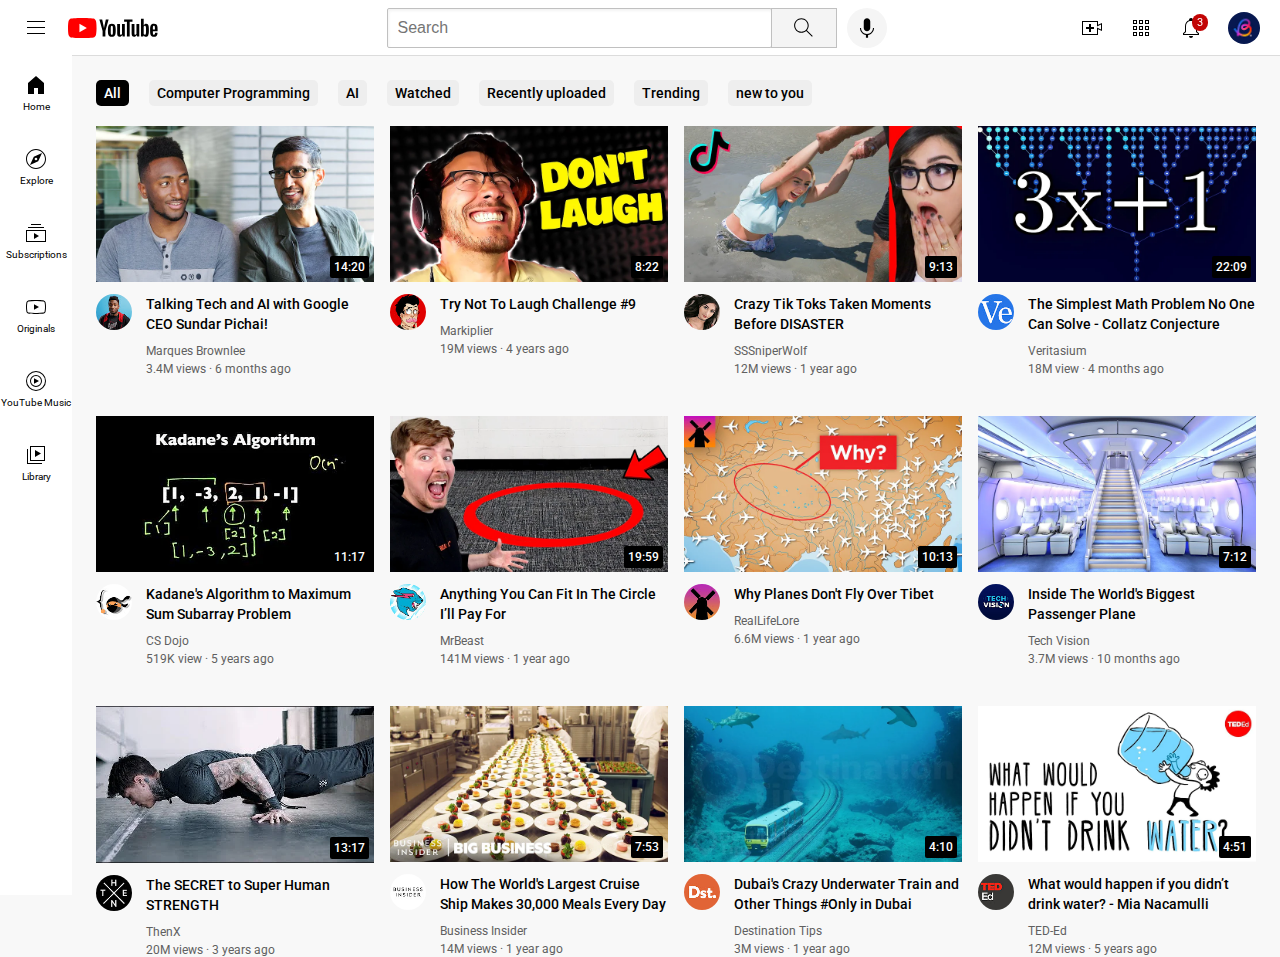
<file: index.html>
<!DOCTYPE html>
<html lang="en">

<head>
    <meta charset="UTF-8">
    <meta name="viewport" content="width=device-width, initial-scale=1.0">
    <title>Youtube.com clone</title>
    <link rel="preconnect" href="https://fonts.googleapis.com">
    <link rel="preconnect" href="https://fonts.gstatic.com" crossorigin>
    <link href="https://fonts.googleapis.com/css2?family=Roboto:wght@400;500;700&display=swap" rel="stylesheet">
    <link rel="stylesheet" href="styles/video.css">
    <link rel="stylesheet" href="styles/header.css">
    <link rel="stylesheet" href="styles/general.css">
    <link rel="stylesheet" href="styles/sidebar.css">
    <link rel="stylesheet" href="styles/categories.css">
</head>

<body>

    <header class="header">
        <div class="left-section">
            <img class="hamburger-menu" src="icons/hamburger-menu.svg" alt="hamburger icon">
            <img class="youtube-logo" src="icons/youtube-logo.svg" alt="youtube logo">
        </div>
        <div class="middle-section">
            <input class="search-bar" type="text" placeholder="Search">
            <button class="search-button">
                <img class="search-icon" src="icons/search.svg" alt="search icon">
                <div class="tooltip">Search</div>
            </button>
            <button class="voice-search-button">
                <img class="voice-search-icon" src="icons/voice-search-icon.svg" alt="voice search">
                <div class="tooltip">Search with your voice</div>
            </button>
        </div>
        <div class="right-section">
            <div class="upload-icon-container">
                <img class="upload-icon" src="icons/upload.svg" alt="upload icon">
                <div class="tooltip">Create</div>
            </div>
            <div class="youtube-apps-icon-container">
                <img class="youtube-apps-icon" src="icons/youtube-apps.svg" alt="youtube apps">
                <div class="tooltip">YouYube apps</div>
            </div>
            <div class="notifications-icon-container">
                <img class="notifications-icon" src="icons/notifications.svg" alt="notifications icon">
                <div class="notifications-count">3</div>
                <div class="tooltip">Notifications</div>
            </div>
            <img class="current-user-picture" src="channel-pictures/my-channel.jpg" alt="chnannel pic">
        </div>
    </header>

    <nav class="categories">
        <div class="categories-options-button-container">
            <button class="option-button-all">All</button>
        </div>
        <div class="categories-options-button-container">
            <button class="option-button">Computer Programming</button>
        </div>
        <div class="categories-options-button-container">
            <button class="option-button">AI</button>
        </div>
        <div class="categories-options-button-container">
            <button class="option-button">Watched</button>
        </div>
        <div class="categories-options-button-container">
            <button class="option-button">Recently uploaded</button>
        </div>
        <div class="categories-options-button-container">
            <button class="option-button">Trending</button>
        </div>
        <div class="categories-options-button-container">
            <button class="option-button">new to you</button>
        </div>
    </nav>

    <nav class="sidebar">
        <div class="sidebar-link">
            <img src="icons/home.svg" alt="home icon">
            <div>Home</div>
        </div>
        <div class="sidebar-link">
            <img src="icons/explore.svg" alt="explore icon">
            <div>Explore</div>
        </div>
        <div class="sidebar-link">
            <img src="icons/subscriptions.svg" alt="subscription icon">
            <div>Subscriptions</div>
        </div>
        <div class="sidebar-link">
            <img src="icons/originals.svg" alt="originals icon">
            <div>Originals</div>
        </div>
        <div class="sidebar-link">
            <img src="icons/youtube-music.svg" alt="youtube music icon">
            <div>YouTube Music</div>
        </div>
        <div class="sidebar-link">
            <img src="icons/library.svg" alt="library icon">
            <div>Library</div>
        </div>
    </nav>

    <main>
        <section class="video-grid">

            <div class="video-preview">

                <div class="thumbnail-row">
                    <img class="thumbnail" src="thumbnails/thumbnail-1.webp" alt="thumbnail1">
                    <div class="video-time">14:20</div>
                </div>

                <div class="video-info-grid">
                    <div class="channel-picture">
                        <img class="profile-picture" src="channel-pictures/channel-1.jpeg"
                            alt="channel profile picture">
                    </div>

                    <div class="video-info">
                        <p class="video-title">
                            Talking Tech and AI with Google CEO Sundar Pichai!</p>
                        <p class="video-author">Marques Brownlee</p>
                        <p class="video-stats">3.4M views &#xb7; 6 months ago</p>
                    </div>

                </div>

            </div>
            <div class="video-preview">

                <div class="thumbnail-row">
                    <img class="thumbnail" src="thumbnails/thumbnail-2.webp" alt="thumbnail1">
                    <div class="video-time">8:22</div>
                </div>

                <div class="video-info-grid">
                    <div class="channel-picture">
                        <img class="profile-picture" src="channel-pictures/channel-2.jpeg"
                            alt="channel profile picture">
                    </div>

                    <div class="video-info">
                        <p class="video-title">
                            Try Not To Laugh Challenge #9</p>
                        <p class="video-author">Markiplier</p>
                        <p class="video-stats">19M views &#xb7; 4 years ago</p>
                    </div>

                </div>

            </div>
            <div class="video-preview">

                <div class="thumbnail-row">
                    <img class="thumbnail" src="thumbnails/thumbnail-3.webp" alt="thumbnail1">
                    <div class="video-time">9:13</div>
                </div>

                <div class="video-info-grid">
                    <div class="channel-picture">
                        <img class="profile-picture" src="channel-pictures/channel-3.jpeg"
                            alt="channel profile picture">
                    </div>

                    <div class="video-info">
                        <p class="video-title">
                            Crazy Tik Toks Taken Moments Before DISASTER</p>
                        <p class="video-author">SSSniperWolf</p>
                        <p class="video-stats">12M views &#xb7; 1 year ago</p>
                    </div>

                </div>

            </div>
            <div class="video-preview">

                <div class="thumbnail-row">
                    <img class="thumbnail" src="thumbnails/thumbnail-4.webp" alt="thumbnail1">
                    <div class="video-time">22:09</div>
                </div>

                <div class="video-info-grid">
                    <div class="channel-picture">
                        <img class="profile-picture" src="channel-pictures/channel-4.jpeg"
                            alt="channel profile picture">
                    </div>

                    <div class="video-info">
                        <p class="video-title">
                            The Simplest Math Problem No One Can Solve - Collatz Conjecture</p>
                        <p class="video-author">Veritasium</p>
                        <p class="video-stats">18M view &#xb7; 4 months ago</p>
                    </div>

                </div>

            </div>
            <div class="video-preview">

                <div class="thumbnail-row">
                    <img class="thumbnail" src="thumbnails/thumbnail-5.webp" alt="thumbnail1">
                    <div class="video-time">11:17</div>
                </div>

                <div class="video-info-grid">
                    <div class="channel-picture">
                        <img class="profile-picture" src="channel-pictures/channel-5.jpeg"
                            alt="channel profile picture">
                    </div>

                    <div class="video-info">
                        <p class="video-title">
                            Kadane's Algorithm to Maximum Sum Subarray Problem</p>
                        <p class="video-author">CS Dojo</p>
                        <p class="video-stats">519K view &#xb7; 5 years ago</p>
                    </div>

                </div>

            </div>
            <div class="video-preview">

                <div class="thumbnail-row">
                    <img class="thumbnail" src="thumbnails/thumbnail-6.webp" alt="thumbnail1">
                    <div class="video-time">19:59</div>
                </div>

                <div class="video-info-grid">
                    <div class="channel-picture">
                        <img class="profile-picture" src="channel-pictures/channel-6.jpeg"
                            alt="channel profile picture">
                    </div>

                    <div class="video-info">
                        <p class="video-title">
                            Anything You Can Fit In The Circle I’ll Pay For</p>
                        <p class="video-author">MrBeast</p>
                        <p class="video-stats">141M views &#xb7; 1 year ago</p>
                    </div>

                </div>

            </div>
            <div class="video-preview">

                <div class="thumbnail-row">
                    <img class="thumbnail" src="thumbnails/thumbnail-7.webp" alt="thumbnail1">
                    <div class="video-time">10:13</div>
                </div>

                <div class="video-info-grid">
                    <div class="channel-picture">
                        <img class="profile-picture" src="channel-pictures/channel-7.jpeg"
                            alt="channel profile picture">
                    </div>

                    <div class="video-info">
                        <p class="video-title">
                            Why Planes Don't Fly Over Tibet</p>
                        <p class="video-author">RealLifeLore</p>
                        <p class="video-stats">6.6M views &#xb7; 1 year ago</p>
                    </div>

                </div>

            </div>
            <div class="video-preview">

                <div class="thumbnail-row">
                    <img class="thumbnail" src="thumbnails/thumbnail-8.webp" alt="thumbnail1">
                    <div class="video-time">7:12</div>
                </div>

                <div class="video-info-grid">
                    <div class="channel-picture">
                        <img class="profile-picture" src="channel-pictures/channel-8.jpeg"
                            alt="channel profile picture">
                    </div>

                    <div class="video-info">
                        <p class="video-title">
                            Inside The World's Biggest Passenger Plane</p>
                        <p class="video-author">Tech Vision</p>
                        <p class="video-stats">3.7M views &#xb7; 10 months ago</p>
                    </div>

                </div>

            </div>
            <div class="video-preview">

                <div class="thumbnail-row">
                    <img class="thumbnail" src="thumbnails/thumbnail-9.webp" alt="thumbnail1">
                    <div class="video-time">13:17</div>
                </div>

                <div class="video-info-grid">
                    <div class="channel-picture">
                        <img class="profile-picture" src="channel-pictures/channel-9.jpeg"
                            alt="channel profile picture">
                    </div>

                    <div class="video-info">
                        <p class="video-title">
                            The SECRET to Super Human STRENGTH</p>
                        <p class="video-author">ThenX</p>
                        <p class="video-stats">20M views &#xb7; 3 years ago</p>
                    </div>

                </div>

            </div>
            <div class="video-preview">

                <div class="thumbnail-row">
                    <img class="thumbnail" src="thumbnails/thumbnail-10.webp" alt="thumbnail1">
                    <div class="video-time">7:53</div>
                </div>

                <div class="video-info-grid">
                    <div class="channel-picture">
                        <img class="profile-picture" src="channel-pictures/channel-10.jpeg"
                            alt="channel profile picture">
                    </div>

                    <div class="video-info">
                        <p class="video-title">
                            How The World's Largest Cruise Ship Makes 30,000 Meals Every Day</p>
                        <p class="video-author">Business Insider</p>
                        <p class="video-stats">14M views &#xb7; 1 year ago</p>
                    </div>

                </div>

            </div>
            <div class="video-preview">

                <div class="thumbnail-row">
                    <img class="thumbnail" src="thumbnails/thumbnail-11.webp" alt="thumbnail1">
                    <div class="video-time">4:10</div>
                </div>

                <div class="video-info-grid">
                    <div class="channel-picture">
                        <img class="profile-picture" src="channel-pictures/channel-11.jpeg"
                            alt="channel profile picture">
                    </div>

                    <div class="video-info">
                        <p class="video-title">
                            Dubai's Crazy Underwater Train and Other Things #Only in Dubai</p>
                        <p class="video-author">Destination Tips</p>
                        <p class="video-stats">3M views &#xb7; 1 year ago</p>
                    </div>

                </div>

            </div>
            <div class="video-preview">

                <div class="thumbnail-row">
                    <img class="thumbnail" src="thumbnails/thumbnail-12.webp" alt="thumbnail1">
                    <div class="video-time">4:51</div>
                </div>

                <div class="video-info-grid">
                    <div class="channel-picture">
                        <img class="profile-picture" src="channel-pictures/channel-12.jpeg"
                            alt="channel profile picture">
                    </div>

                    <div class="video-info">
                        <p class="video-title">
                            What would happen if you didn’t drink water? - Mia Nacamulli</p>
                        <p class="video-author">TED-Ed</p>
                        <p class="video-stats">12M views &#xb7; 5 years ago</p>
                    </div>

                </div>

            </div>
        </section>
    </main>

</body>

</html>
</file>
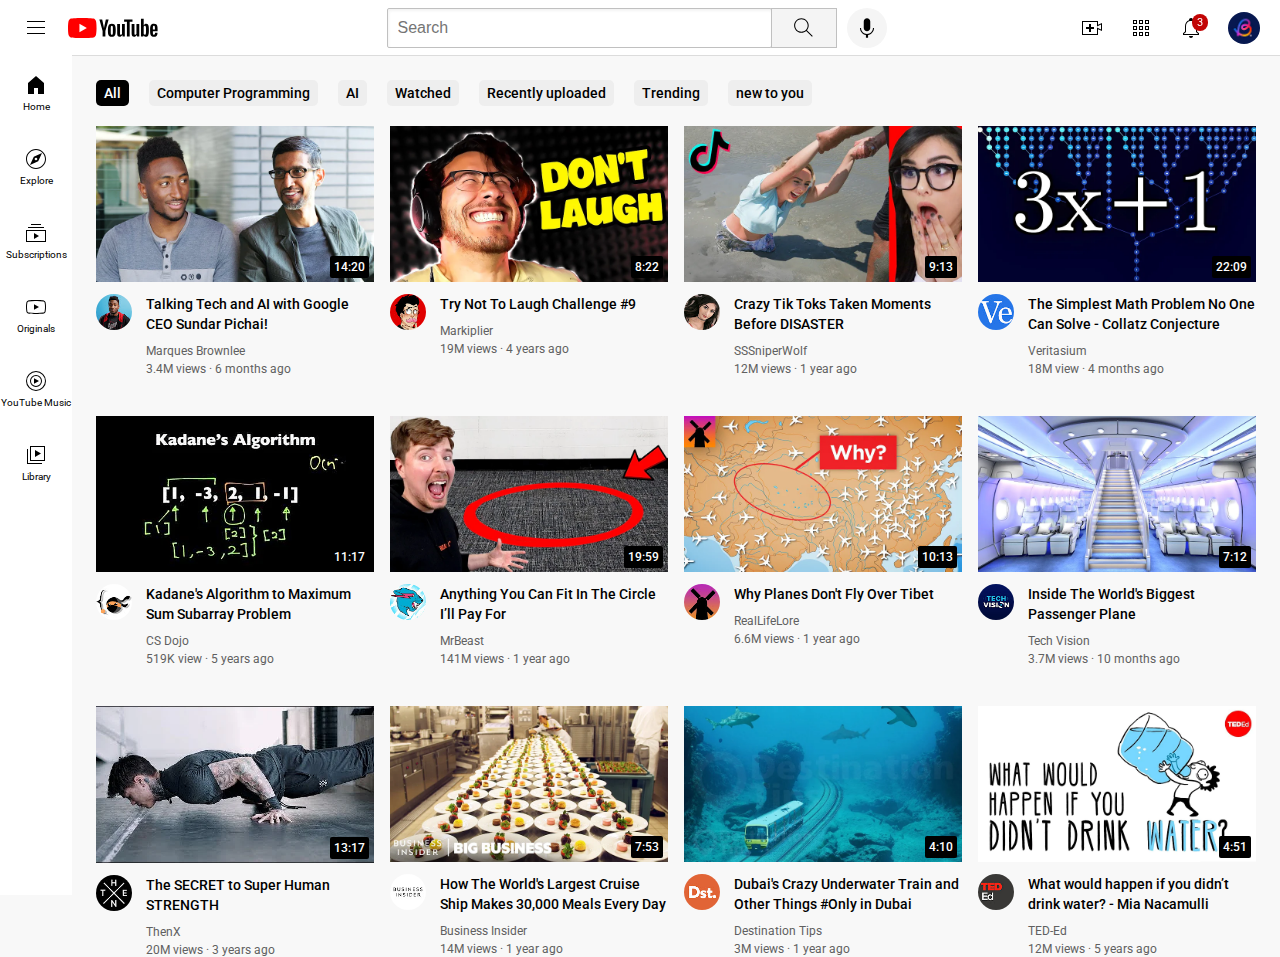
<file: youtube.html>
<!DOCTYPE html>
<html lang="en">

<head>
    <meta charset="UTF-8">
    <meta name="viewport" content="width=device-width, initial-scale=1.0">
    <title>Youtube.com clone</title>
    <link rel="preconnect" href="https://fonts.googleapis.com">
    <link rel="preconnect" href="https://fonts.gstatic.com" crossorigin>
    <link href="https://fonts.googleapis.com/css2?family=Roboto:wght@400;500;700&display=swap" rel="stylesheet">
    <link rel="stylesheet" href="styles/video.css">
    <link rel="stylesheet" href="styles/header.css">
    <link rel="stylesheet" href="styles/general.css">
    <link rel="stylesheet" href="styles/sidebar.css">
    <link rel="stylesheet" href="styles/categories.css">
</head>

<body>

    <header class="header">
        <div class="left-section">
            <img class="hamburger-menu" src="icons/hamburger-menu.svg" alt="hamburger icon">
            <img class="youtube-logo" src="icons/youtube-logo.svg" alt="youtube logo">
        </div>
        <div class="middle-section">
            <input class="search-bar" type="text" placeholder="Search">
            <button class="search-button">
                <img class="search-icon" src="icons/search.svg" alt="search icon">
                <div class="tooltip">Search</div>
            </button>
            <button class="voice-search-button">
                <img class="voice-search-icon" src="icons/voice-search-icon.svg" alt="voice search">
                <div class="tooltip">Search with your voice</div>
            </button>
        </div>
        <div class="right-section">
            <div class="upload-icon-container">
                <img class="upload-icon" src="icons/upload.svg" alt="upload icon">
                <div class="tooltip">Create</div>
            </div>
            <div class="youtube-apps-icon-container">
                <img class="youtube-apps-icon" src="icons/youtube-apps.svg" alt="youtube apps">
                <div class="tooltip">YouYube apps</div>
            </div>
            <div class="notifications-icon-container">
                <img class="notifications-icon" src="icons/notifications.svg" alt="notifications icon">
                <div class="notifications-count">3</div>
                <div class="tooltip">Notifications</div>
            </div>
            <img class="current-user-picture" src="channel-pictures/my-channel.jpg" alt="chnannel pic">
        </div>
    </header>

    <nav class="categories">
        <div class="categories-options-button-container">
            <button class="option-button-all">All</button>
        </div>
        <div class="categories-options-button-container">
            <button class="option-button">Computer Programming</button>
        </div>
        <div class="categories-options-button-container">
            <button class="option-button">AI</button>
        </div>
        <div class="categories-options-button-container">
            <button class="option-button">Watched</button>
        </div>
        <div class="categories-options-button-container">
            <button class="option-button">Recently uploaded</button>
        </div>
        <div class="categories-options-button-container">
            <button class="option-button">Trending</button>
        </div>
        <div class="categories-options-button-container">
            <button class="option-button">new to you</button>
        </div>
    </nav>

    <nav class="sidebar">
        <div class="sidebar-link">
            <img src="icons/home.svg" alt="home icon">
            <div>Home</div>
        </div>
        <div class="sidebar-link">
            <img src="icons/explore.svg" alt="explore icon">
            <div>Explore</div>
        </div>
        <div class="sidebar-link">
            <img src="icons/subscriptions.svg" alt="subscription icon">
            <div>Subscriptions</div>
        </div>
        <div class="sidebar-link">
            <img src="icons/originals.svg" alt="originals icon">
            <div>Originals</div>
        </div>
        <div class="sidebar-link">
            <img src="icons/youtube-music.svg" alt="youtube music icon">
            <div>YouTube Music</div>
        </div>
        <div class="sidebar-link">
            <img src="icons/library.svg" alt="library icon">
            <div>Library</div>
        </div>
    </nav>

    <main>
        <section class="video-grid">

            <div class="video-preview">

                <div class="thumbnail-row">
                    <img class="thumbnail" src="thumbnails/thumbnail-1.webp" alt="thumbnail1">
                    <div class="video-time">14:20</div>
                </div>

                <div class="video-info-grid">
                    <div class="channel-picture">
                        <img class="profile-picture" src="channel-pictures/channel-1.jpeg"
                            alt="channel profile picture">
                    </div>

                    <div class="video-info">
                        <p class="video-title">
                            Talking Tech and AI with Google CEO Sundar Pichai!</p>
                        <p class="video-author">Marques Brownlee</p>
                        <p class="video-stats">3.4M views &#xb7; 6 months ago</p>
                    </div>

                </div>

            </div>
            <div class="video-preview">

                <div class="thumbnail-row">
                    <img class="thumbnail" src="thumbnails/thumbnail-2.webp" alt="thumbnail1">
                    <div class="video-time">8:22</div>
                </div>

                <div class="video-info-grid">
                    <div class="channel-picture">
                        <img class="profile-picture" src="channel-pictures/channel-2.jpeg"
                            alt="channel profile picture">
                    </div>

                    <div class="video-info">
                        <p class="video-title">
                            Try Not To Laugh Challenge #9</p>
                        <p class="video-author">Markiplier</p>
                        <p class="video-stats">19M views &#xb7; 4 years ago</p>
                    </div>

                </div>

            </div>
            <div class="video-preview">

                <div class="thumbnail-row">
                    <img class="thumbnail" src="thumbnails/thumbnail-3.webp" alt="thumbnail1">
                    <div class="video-time">9:13</div>
                </div>

                <div class="video-info-grid">
                    <div class="channel-picture">
                        <img class="profile-picture" src="channel-pictures/channel-3.jpeg"
                            alt="channel profile picture">
                    </div>

                    <div class="video-info">
                        <p class="video-title">
                            Crazy Tik Toks Taken Moments Before DISASTER</p>
                        <p class="video-author">SSSniperWolf</p>
                        <p class="video-stats">12M views &#xb7; 1 year ago</p>
                    </div>

                </div>

            </div>
            <div class="video-preview">

                <div class="thumbnail-row">
                    <img class="thumbnail" src="thumbnails/thumbnail-4.webp" alt="thumbnail1">
                    <div class="video-time">22:09</div>
                </div>

                <div class="video-info-grid">
                    <div class="channel-picture">
                        <img class="profile-picture" src="channel-pictures/channel-4.jpeg"
                            alt="channel profile picture">
                    </div>

                    <div class="video-info">
                        <p class="video-title">
                            The Simplest Math Problem No One Can Solve - Collatz Conjecture</p>
                        <p class="video-author">Veritasium</p>
                        <p class="video-stats">18M view &#xb7; 4 months ago</p>
                    </div>

                </div>

            </div>
            <div class="video-preview">

                <div class="thumbnail-row">
                    <img class="thumbnail" src="thumbnails/thumbnail-5.webp" alt="thumbnail1">
                    <div class="video-time">11:17</div>
                </div>

                <div class="video-info-grid">
                    <div class="channel-picture">
                        <img class="profile-picture" src="channel-pictures/channel-5.jpeg"
                            alt="channel profile picture">
                    </div>

                    <div class="video-info">
                        <p class="video-title">
                            Kadane's Algorithm to Maximum Sum Subarray Problem</p>
                        <p class="video-author">CS Dojo</p>
                        <p class="video-stats">519K view &#xb7; 5 years ago</p>
                    </div>

                </div>

            </div>
            <div class="video-preview">

                <div class="thumbnail-row">
                    <img class="thumbnail" src="thumbnails/thumbnail-6.webp" alt="thumbnail1">
                    <div class="video-time">19:59</div>
                </div>

                <div class="video-info-grid">
                    <div class="channel-picture">
                        <img class="profile-picture" src="channel-pictures/channel-6.jpeg"
                            alt="channel profile picture">
                    </div>

                    <div class="video-info">
                        <p class="video-title">
                            Anything You Can Fit In The Circle I’ll Pay For</p>
                        <p class="video-author">MrBeast</p>
                        <p class="video-stats">141M views &#xb7; 1 year ago</p>
                    </div>

                </div>

            </div>
            <div class="video-preview">

                <div class="thumbnail-row">
                    <img class="thumbnail" src="thumbnails/thumbnail-7.webp" alt="thumbnail1">
                    <div class="video-time">10:13</div>
                </div>

                <div class="video-info-grid">
                    <div class="channel-picture">
                        <img class="profile-picture" src="channel-pictures/channel-7.jpeg"
                            alt="channel profile picture">
                    </div>

                    <div class="video-info">
                        <p class="video-title">
                            Why Planes Don't Fly Over Tibet</p>
                        <p class="video-author">RealLifeLore</p>
                        <p class="video-stats">6.6M views &#xb7; 1 year ago</p>
                    </div>

                </div>

            </div>
            <div class="video-preview">

                <div class="thumbnail-row">
                    <img class="thumbnail" src="thumbnails/thumbnail-8.webp" alt="thumbnail1">
                    <div class="video-time">7:12</div>
                </div>

                <div class="video-info-grid">
                    <div class="channel-picture">
                        <img class="profile-picture" src="channel-pictures/channel-8.jpeg"
                            alt="channel profile picture">
                    </div>

                    <div class="video-info">
                        <p class="video-title">
                            Inside The World's Biggest Passenger Plane</p>
                        <p class="video-author">Tech Vision</p>
                        <p class="video-stats">3.7M views &#xb7; 10 months ago</p>
                    </div>

                </div>

            </div>
            <div class="video-preview">

                <div class="thumbnail-row">
                    <img class="thumbnail" src="thumbnails/thumbnail-9.webp" alt="thumbnail1">
                    <div class="video-time">13:17</div>
                </div>

                <div class="video-info-grid">
                    <div class="channel-picture">
                        <img class="profile-picture" src="channel-pictures/channel-9.jpeg"
                            alt="channel profile picture">
                    </div>

                    <div class="video-info">
                        <p class="video-title">
                            The SECRET to Super Human STRENGTH</p>
                        <p class="video-author">ThenX</p>
                        <p class="video-stats">20M views &#xb7; 3 years ago</p>
                    </div>

                </div>

            </div>
            <div class="video-preview">

                <div class="thumbnail-row">
                    <img class="thumbnail" src="thumbnails/thumbnail-10.webp" alt="thumbnail1">
                    <div class="video-time">7:53</div>
                </div>

                <div class="video-info-grid">
                    <div class="channel-picture">
                        <img class="profile-picture" src="channel-pictures/channel-10.jpeg"
                            alt="channel profile picture">
                    </div>

                    <div class="video-info">
                        <p class="video-title">
                            How The World's Largest Cruise Ship Makes 30,000 Meals Every Day</p>
                        <p class="video-author">Business Insider</p>
                        <p class="video-stats">14M views &#xb7; 1 year ago</p>
                    </div>

                </div>

            </div>
            <div class="video-preview">

                <div class="thumbnail-row">
                    <img class="thumbnail" src="thumbnails/thumbnail-11.webp" alt="thumbnail1">
                    <div class="video-time">4:10</div>
                </div>

                <div class="video-info-grid">
                    <div class="channel-picture">
                        <img class="profile-picture" src="channel-pictures/channel-11.jpeg"
                            alt="channel profile picture">
                    </div>

                    <div class="video-info">
                        <p class="video-title">
                            Dubai's Crazy Underwater Train and Other Things #Only in Dubai</p>
                        <p class="video-author">Destination Tips</p>
                        <p class="video-stats">3M views &#xb7; 1 year ago</p>
                    </div>

                </div>

            </div>
            <div class="video-preview">

                <div class="thumbnail-row">
                    <img class="thumbnail" src="thumbnails/thumbnail-12.webp" alt="thumbnail1">
                    <div class="video-time">4:51</div>
                </div>

                <div class="video-info-grid">
                    <div class="channel-picture">
                        <img class="profile-picture" src="channel-pictures/channel-12.jpeg"
                            alt="channel profile picture">
                    </div>

                    <div class="video-info">
                        <p class="video-title">
                            What would happen if you didn’t drink water? - Mia Nacamulli</p>
                        <p class="video-author">TED-Ed</p>
                        <p class="video-stats">12M views &#xb7; 5 years ago</p>
                    </div>

                </div>

            </div>
        </section>
    </main>

</body>

</html>
</file>
<file: styles/video.css>
.thumbnail {
    width: 100%;

}


.video-title {
    margin-top: 0;
    font-size: 14px;
    font-weight: 500;
    line-height: 20px;
    margin-bottom: 10px;
    cursor: pointer;
}

.video-info-grid {
    display: grid;
    grid-template-columns: 50px 1fr;
}

.profile-picture {
    width: 36px;
    border-radius: 50px;
    cursor: pointer;
}

.thumbnail-row {
    margin-bottom: 8px;
    position: relative;
    cursor: pointer;
}

.video-author,
.video-stats {
    font-size: 12px;
    color: rgb(96, 96, 96);
}

.video-author {
    margin-bottom: 4px;
    cursor: pointer;
}

.video-grid {
    display: grid;
    grid-template-columns: 1fr 1fr 1fr;
    column-gap: 16px;
    row-gap: 40px;
}

/*when this condition is broken the media query will be applied*/
@media (max-width: 750px) {
    .video-grid {
        grid-template-columns: 1fr 1fr;
    }
}

@media (max-width: 751px) and (min-width: 999px){
    .video-grid {
        grid-template-columns: 1fr 1fr 1fr;
    }
}

@media (min-width:1100px) {
    .video-grid {
        grid-template-columns: 1fr 1fr 1fr 1fr;
    }
}

.video-time {
    font-size: 12px;
    font-weight: 500;
    padding: 4px;
    border-radius: 2px;
    background-color: black;
    color: white;
    position: absolute;
    bottom: 8px;
    right: 5px;
}
</file>
<file: styles/header.css>
.header {
    height: 55px;
    display: flex;
    flex-direction: row;
    justify-content: space-between;

    position: fixed;
    top: 0;
    left: 0;
    right: 0;
    z-index: 100;

    background-color: white;
    border-bottom-width: 1px;
    border-bottom-style: solid;
    border-bottom-color: rgb(220, 220, 220);
}

.left-section {
    display: flex;
    flex-direction: row;
    align-items: center;
}

.hamburger-menu {
    height: 24px;
    margin-left: 24px;
    margin-right: 20px;
    cursor: pointer;
}

.youtube-logo {
    height: 20px;
    cursor: pointer;
}

.middle-section {
    flex: 1;
    margin-left: 70px;
    margin-right: 35px;
    max-width: 500px;
    display: flex;
    align-items: center;
}

.search-bar {
    flex: 1;
    height: 36px;
    padding-left: 10px;
    font-size: 16px;
    border: 1px solid rgb(192, 192, 192);
    border-radius: 2px;
    box-shadow: inset 1px 2px 3px rgba(0, 0, 0, 0.05);
    width: 0;
}

/*pseudo class*/
.search-bar::placeholder {
    font-size: 16px;
}

.search-button {
    height: 40px;
    width: 66px;
    background-color: rgb(244, 244, 244);
    border: solid;
    border-width: 1px;
    border-color: rgb(192, 192, 192);
    margin-left: -1px;
    margin-right: 10px;

}

.search-button,
.voice-search-button,
.upload-icon-container,
.youtube-apps-icon-container,
.notifications-icon-container{
    position: relative;
    display: flex;
    justify-content: center;
    align-items: center;
    cursor: pointer;
}


.search-button .tooltip,
.voice-search-button .tooltip,
.upload-icon-container .tooltip,
.youtube-apps-icon-container .tooltip,
.notifications-icon-container .tooltip{
    position: absolute;
    background-color: grey;
    color: white;
    padding: 4px 8px;
    border-radius: 2px;
    font-size: 12px;
    bottom: -30px;
    opacity: 0;
    transition: opacity 0.15s;
    pointer-events: none;
    white-space: nowrap;
}

.search-button:hover .tooltip,
.voice-search-button:hover .tooltip,
.upload-icon-container:hover .tooltip,
.youtube-apps-icon-container:hover .tooltip,
.notifications-icon-container:hover .tooltip{
    opacity: 1;
}

.search-icon {
    height: 25px;
}

.voice-search-button {
    height: 40px;
    width: 40px;
    border-radius: 20px;
    border: none;
    background-color: rgb(245, 245, 245);
}

.voice-search-icon {
    height: 26px;
}

.right-section {
    margin-right: 20px;
    width: 180px;
    display: flex;
    align-items: center;
    justify-content: space-between;
    flex-shrink: 0;
}

.upload-icon {
    height: 24px;
}

.youtube-apps-icon {
    height: 24px;
}

.notifications-icon {
    height: 24px;
}

.notifications-icon-container{
    position: relative;
}
.notifications-count{
    position: absolute;
    top: -2px;
    right: -5px;
    background-color: rgb(194, 4, 4);
    color: white;
    font-size: 11px;
    padding: 2px 5px;
    border-radius: 10px;
}

.current-user-picture {
    height: 32px;
    border-radius: 16px;
    cursor: pointer;
}
</file>
<file: styles/general.css>
p {
    margin-top: 0;
    margin-bottom: 0;
}

body {
    font-family: Roboto, Arial;
    margin: 0;
    padding-top: 80px;
    padding-left: 96px;
    padding-right: 24px;
    background-color: rgb(248, 248, 248);
}
</file>
<file: styles/sidebar.css>
.sidebar {
    position: fixed;
    left: 0;
    bottom: 0;
    top: 55px;
    background-color: white;
    width: 72px;
    z-index: 200;
    margin-bottom: 5px;
}

.sidebar-link{
    height: 74px;
    display: flex;
    justify-content: center;
    align-items: center;
    flex-direction: column;
    cursor: pointer;
}

.sidebar-link:hover{
    background-color:rgb(235, 235, 235);
}

.sidebar-link img{
    height: 24px;
    margin-bottom: 4px;
}

.sidebar-link div{
    font-size: 10px;
}
</file>
<file: styles/categories.css>
.categories{
    display: flex;
    justify-content: start;
    align-items: center;
    padding-bottom: 20px;
}
.categories-options-button-container{
    margin-right: 20px;
    flex-shrink: 0;
}

.categories-options-button-container button{
    font-size: 14px;
    font-weight: 500;
    color: black;
    cursor: pointer;
    border-radius: 5px;
    font-family: Roboto,Arial;
    border: none;
    background-color: rgb(238, 238, 238);
    padding: 5px 8px;
}

.categories-options-button-container button:hover{
    background-color: rgb(208, 208, 208);
}

.categories-options-button-container .option-button-all{
    background-color: black;
    color: white;
}

.categories-options-button-container .option-button-all:hover{
    background-color: black;
    color: white;
}
</file>
